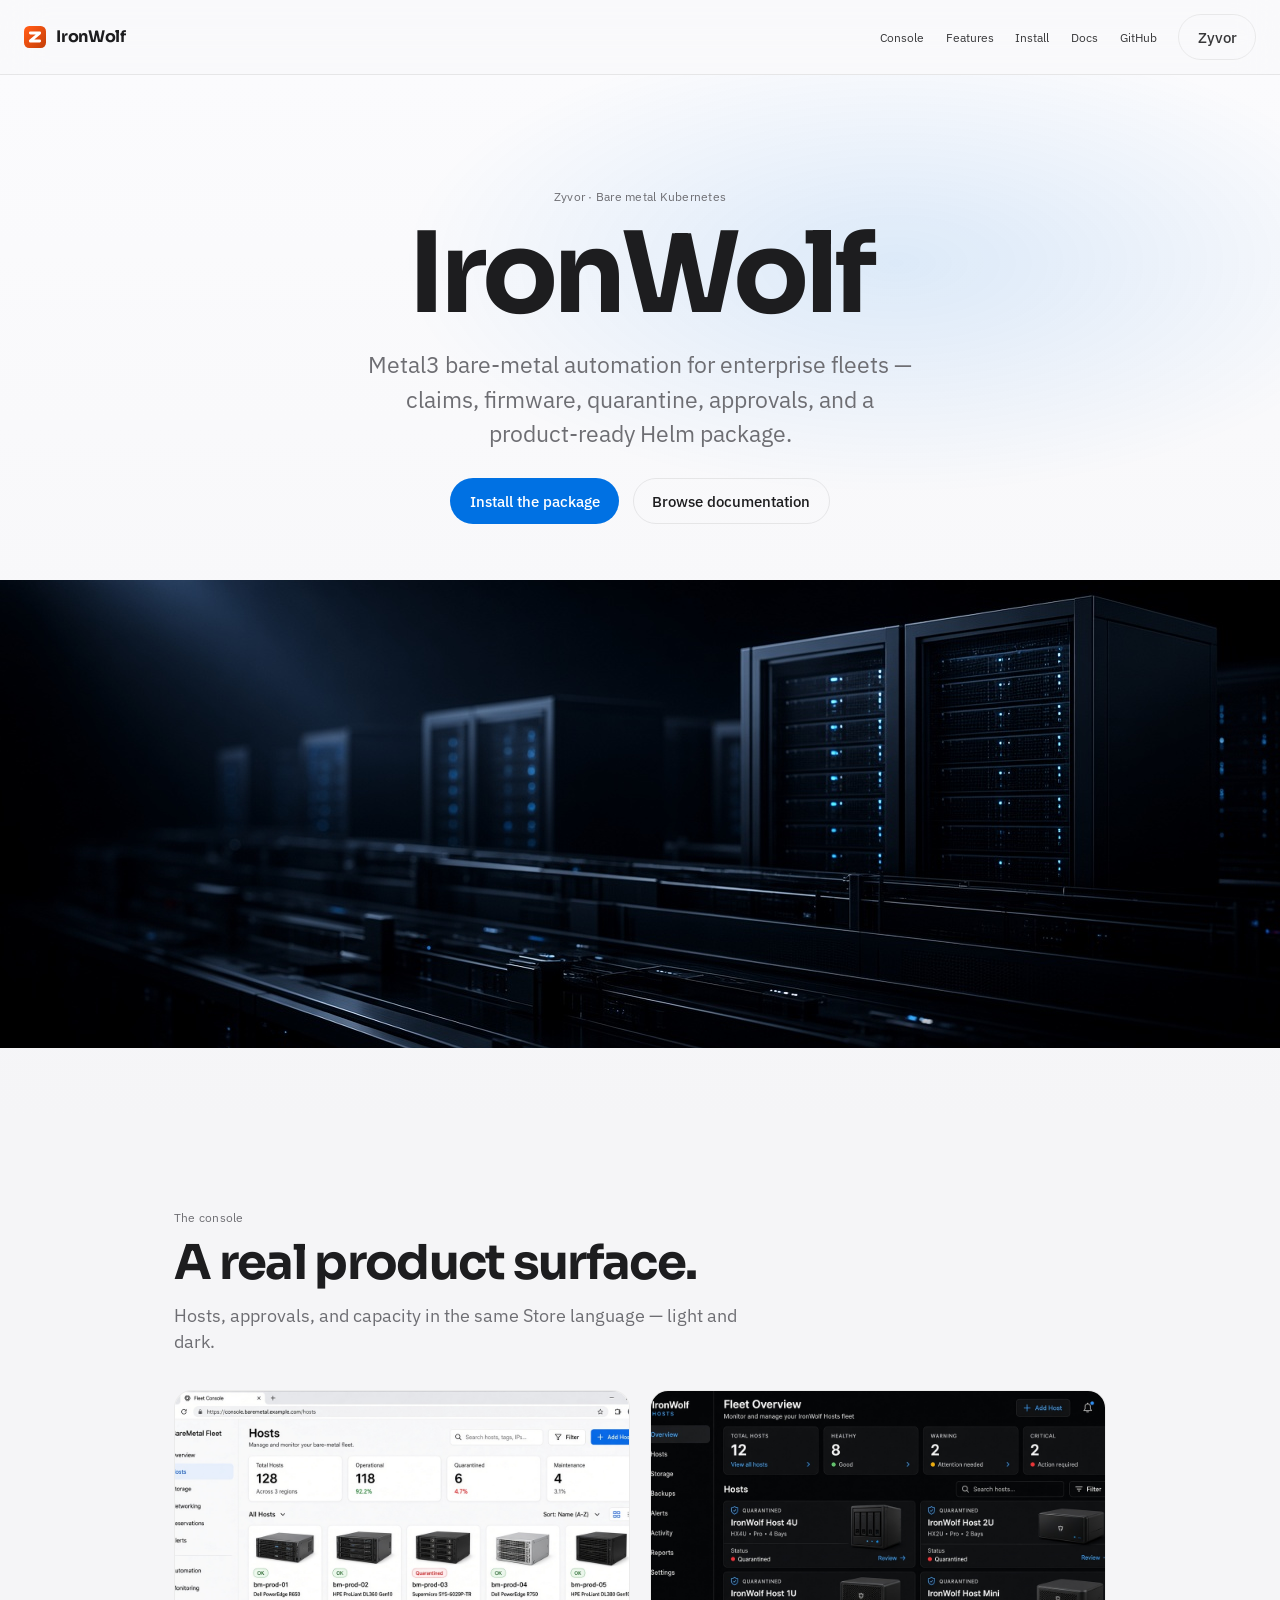
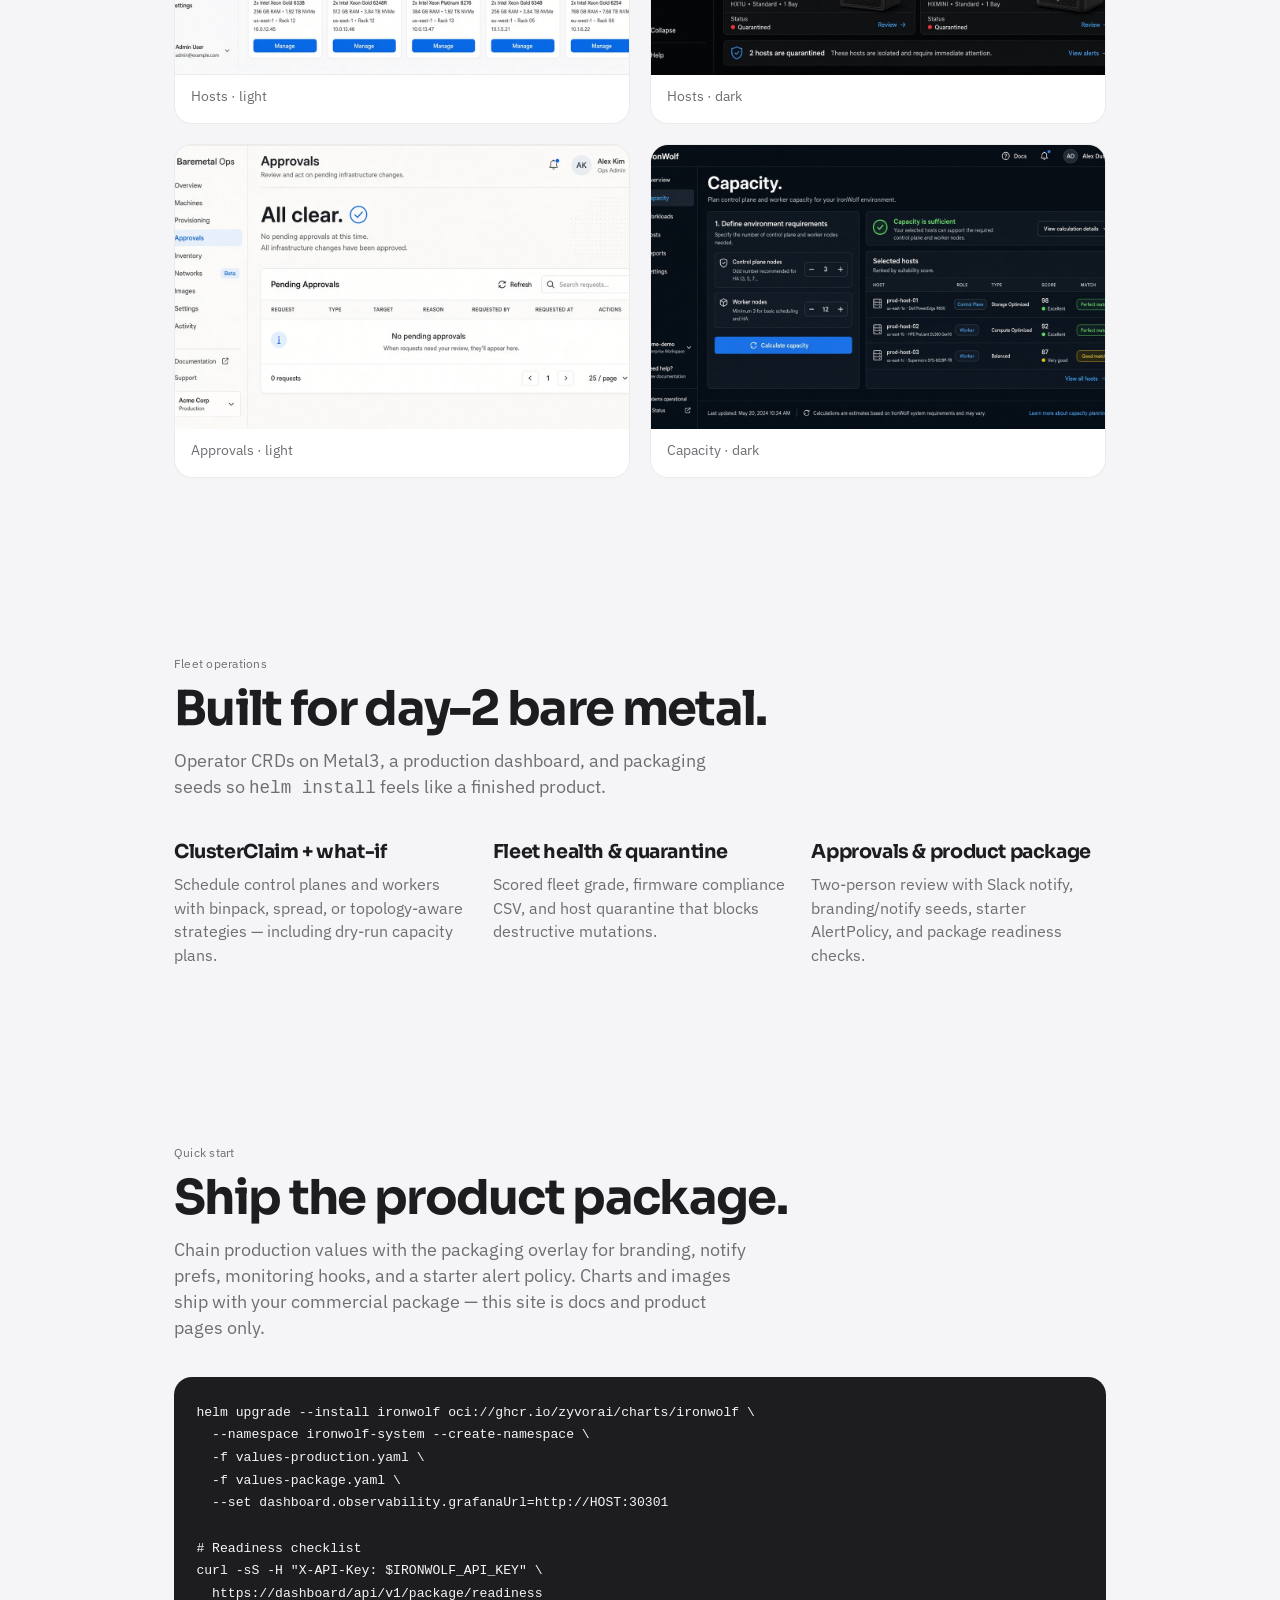
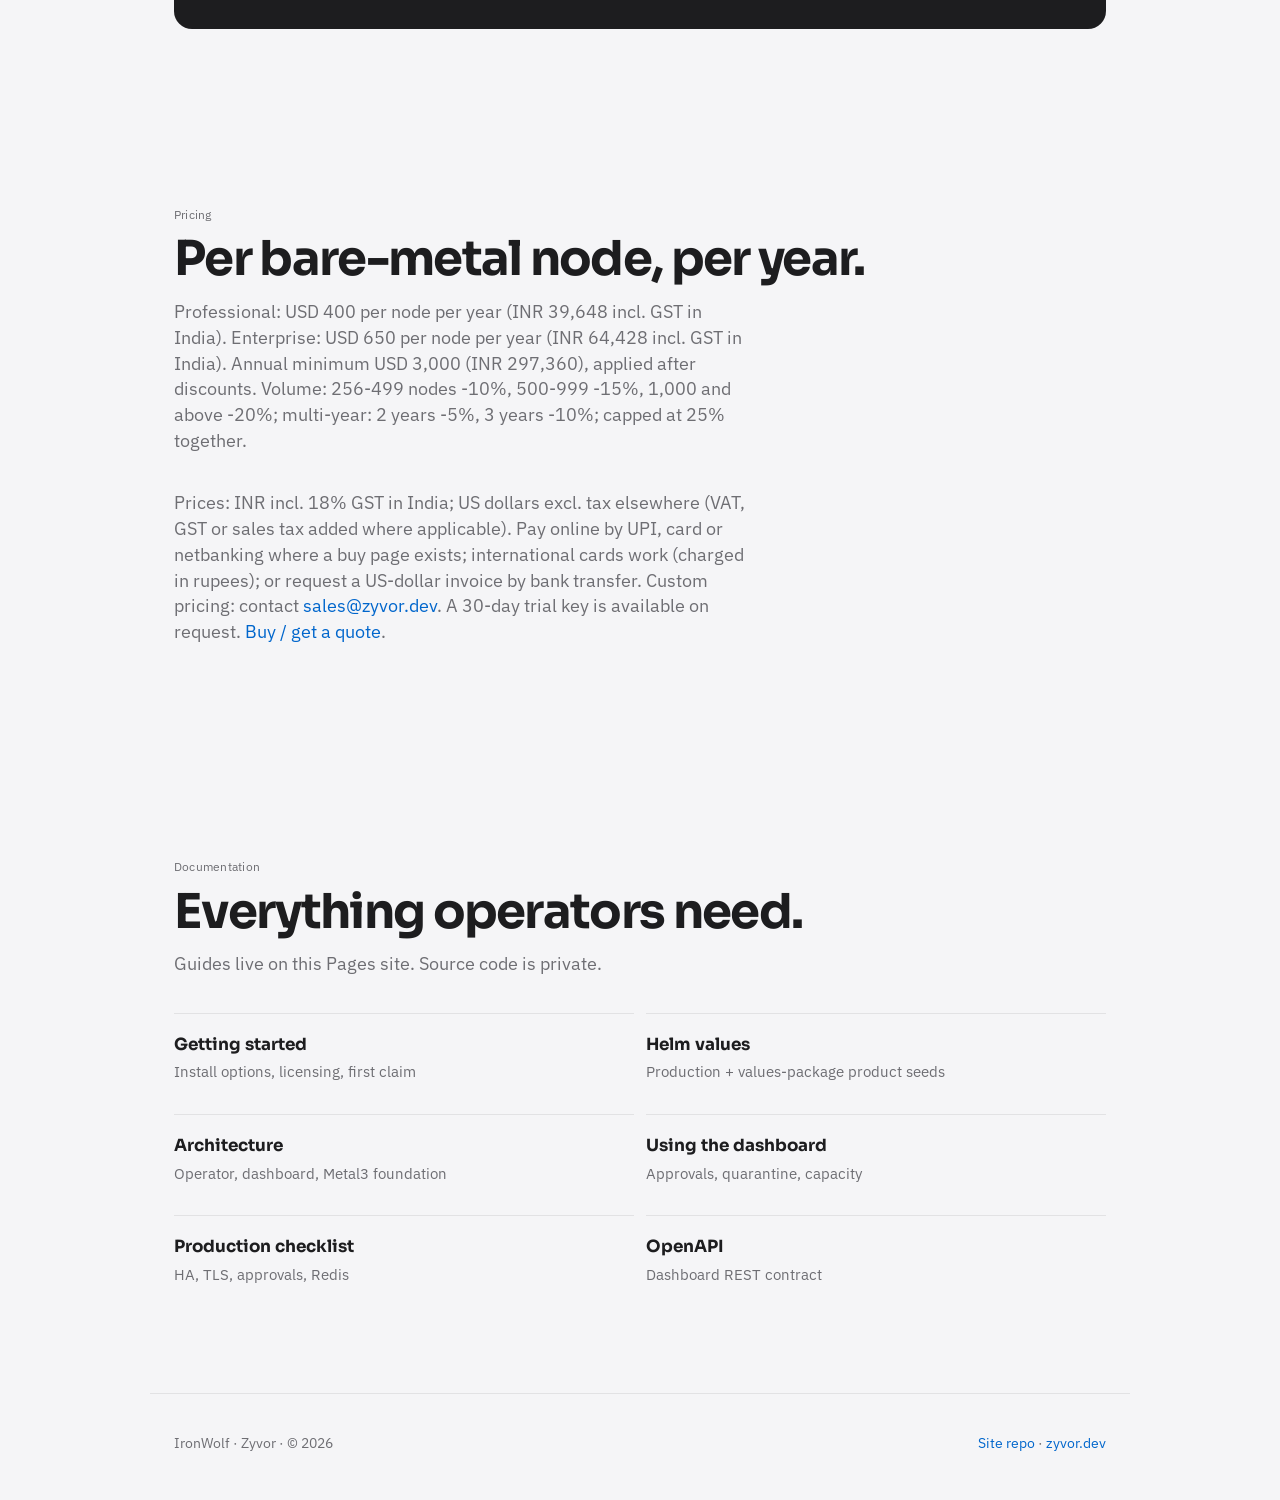
<file: index.html>
<!DOCTYPE html>
<html lang="en">
<head>
  <meta charset="UTF-8" />
  <meta name="viewport" content="width=device-width, initial-scale=1" />
  <title>IronWolf — Metal3 bare-metal automation</title>
  <meta name="description" content="IronWolf extends Metal3 Bare Metal Operator with fleet policies, ClusterClaim scheduling, firmware compliance, approvals, and a production dashboard." />
  <meta name="theme-color" content="#f5f5f7" />
  <link rel="canonical" href="https://zyvorai.github.io/zyvor-ironwolf-site/" />

  <meta property="og:type" content="website" />
  <meta property="og:site_name" content="IronWolf" />
  <meta property="og:title" content="IronWolf — Metal3 bare-metal automation" />
  <meta property="og:description" content="Enterprise fleet automation on Metal3: claims, firmware, quarantine, approvals, and a polished product package." />
  <meta property="og:url" content="https://zyvorai.github.io/zyvor-ironwolf-site/" />
  <meta property="og:image" content="https://zyvorai.github.io/zyvor-ironwolf-site/assets/social/og-image.jpg" />
  <meta property="og:image:width" content="1280" />
  <meta property="og:image:height" content="720" />

  <meta name="twitter:card" content="summary_large_image" />
  <meta name="twitter:title" content="IronWolf — Metal3 bare-metal automation" />
  <meta name="twitter:description" content="Enterprise fleet automation on Metal3 with operator CRDs, Helm product package, and dashboard." />
  <meta name="twitter:image" content="https://zyvorai.github.io/zyvor-ironwolf-site/assets/social/og-image.jpg" />

  <link rel="icon" href="assets/brand/zyvor-mark.svg" type="image/svg+xml" />
  <link rel="preconnect" href="https://fonts.googleapis.com" />
  <link rel="preconnect" href="https://fonts.gstatic.com" crossorigin />
  <link href="https://fonts.googleapis.com/css2?family=IBM+Plex+Mono:wght@400;500&family=IBM+Plex+Sans:wght@400;500;600&family=Sora:wght@600;700&display=swap" rel="stylesheet" />
  <link rel="stylesheet" href="assets/css/site.css" />
</head>
<body>
  <div class="shell">
    <header class="nav">
      <a class="brand" href="./">
        <img src="assets/brand/zyvor-mark.svg" alt="" width="28" height="28" />
        IronWolf
      </a>
      <nav class="nav-links" aria-label="Primary">
        <a href="#console">Console</a>
        <a href="#features">Features</a>
        <a href="#install">Install</a>
        <a href="library.html">Docs</a>
        <a href="https://github.com/zyvorai/zyvor-ironwolf-site">GitHub</a>
        <a class="btn btn-ghost" href="https://zyvor.dev">Zyvor</a>
      </nav>
    </header>

    <main>
      <section class="hero">
        <p class="hero-kicker reveal">Zyvor · Bare metal Kubernetes</p>
        <h1 class="hero-title reveal reveal-delay-1">IronWolf</h1>
        <p class="hero-lede reveal reveal-delay-2">
          Metal3 bare-metal automation for enterprise fleets — claims, firmware,
          quarantine, approvals, and a product-ready Helm package.
        </p>
        <div class="hero-actions reveal reveal-delay-3">
          <a class="btn btn-primary" href="#install">Install the package</a>
          <a class="btn btn-ghost" href="library.html">Browse documentation</a>
        </div>
        <figure class="hero-visual reveal reveal-delay-3">
          <img
            src="assets/hero/ironwolf-hero-dark.jpg"
            width="1280"
            height="720"
            alt="IronWolf — Metal3 bare-metal automation for enterprise fleets"
          />
        </figure>
      </section>

      <section class="section" id="console">
        <p class="section-kicker reveal">The console</p>
        <h2 class="section-title reveal">A real product surface.</h2>
        <p class="section-lede reveal">
          Hosts, approvals, and capacity in the same Store language — light and dark.
        </p>
        <div class="shot-grid">
          <figure class="shot reveal">
            <img src="assets/screens/hosts-desktop-light.jpg" width="1280" height="720" alt="Hosts browse, light" />
            <figcaption>Hosts · light</figcaption>
          </figure>
          <figure class="shot reveal reveal-delay-1">
            <img src="assets/screens/hosts-desktop-dark.jpg" width="1280" height="720" alt="Hosts browse, dark" />
            <figcaption>Hosts · dark</figcaption>
          </figure>
          <figure class="shot reveal">
            <img src="assets/screens/approvals-desktop-light.jpg" width="1280" height="720" alt="Approvals, light" />
            <figcaption>Approvals · light</figcaption>
          </figure>
          <figure class="shot reveal reveal-delay-1">
            <img src="assets/screens/capacity-desktop-dark.jpg" width="1280" height="720" alt="Capacity planner, dark" />
            <figcaption>Capacity · dark</figcaption>
          </figure>
        </div>
      </section>

      <section class="section" id="features">
        <p class="section-kicker reveal">Fleet operations</p>
        <h2 class="section-title reveal">Built for day-2 bare metal.</h2>
        <p class="section-lede reveal">
          Operator CRDs on Metal3, a production dashboard, and packaging seeds so
          <code>helm install</code> feels like a finished product.
        </p>
        <div class="feature-rail">
          <article class="feature reveal">
            <h3>ClusterClaim + what-if</h3>
            <p>Schedule control planes and workers with binpack, spread, or topology-aware strategies — including dry-run capacity plans.</p>
          </article>
          <article class="feature reveal reveal-delay-1">
            <h3>Fleet health &amp; quarantine</h3>
            <p>Scored fleet grade, firmware compliance CSV, and host quarantine that blocks destructive mutations.</p>
          </article>
          <article class="feature reveal reveal-delay-2">
            <h3>Approvals &amp; product package</h3>
            <p>Two-person review with Slack notify, branding/notify seeds, starter AlertPolicy, and package readiness checks.</p>
          </article>
        </div>
      </section>

      <section class="section" id="install">
        <p class="section-kicker reveal">Quick start</p>
        <h2 class="section-title reveal">Ship the product package.</h2>
        <p class="section-lede reveal">
          Chain production values with the packaging overlay for branding, notify prefs, monitoring hooks, and a starter alert policy.
          Charts and images ship with your commercial package — this site is docs and product pages only.
        </p>
        <div class="install reveal">
          <pre><code>helm upgrade --install ironwolf oci://ghcr.io/zyvorai/charts/ironwolf \
  --namespace ironwolf-system --create-namespace \
  -f values-production.yaml \
  -f values-package.yaml \
  --set dashboard.observability.grafanaUrl=http://HOST:30301

# Readiness checklist
curl -sS -H "X-API-Key: $IRONWOLF_API_KEY" \
  https://dashboard/api/v1/package/readiness</code></pre>
        </div>
      </section>

      <section class="section" id="pricing">
        <p class="section-kicker reveal">Pricing</p>
        <h2 class="section-title reveal">Per bare-metal node, per year.</h2>
        <p class="section-lede reveal">
          Professional: USD 400 per node per year (INR 39,648 incl. GST in India). Enterprise: USD 650 per node per year (INR 64,428 incl. GST in India).
          Annual minimum USD 3,000 (INR 297,360), applied after discounts. Volume: 256-499 nodes -10%, 500-999 -15%, 1,000 and above -20%; multi-year: 2 years -5%, 3 years -10%; capped at 25% together.
        </p>
        <p class="section-lede reveal">
          Prices: INR incl. 18% GST in India; US dollars excl. tax elsewhere (VAT, GST or sales tax added where applicable). Pay online by UPI, card or netbanking where a buy page exists; international cards work (charged in rupees); or request a US-dollar invoice by bank transfer. Custom pricing: contact <a href="mailto:sales@zyvor.dev">sales@zyvor.dev</a>.
          A 30-day trial key is available on request. <a href="https://zyvor.dev/buy">Buy / get a quote</a>.
        </p>
      </section>

      <section class="section" id="docs">
        <p class="section-kicker reveal">Documentation</p>
        <h2 class="section-title reveal">Everything operators need.</h2>
        <p class="section-lede reveal">Guides live on this Pages site. Source code is private.</p>
        <div class="doc-grid">
          <a class="doc-link reveal" href="docs/getting-started.md">
            <strong>Getting started</strong>
            <span>Install options, licensing, first claim</span>
          </a>
          <a class="doc-link reveal reveal-delay-1" href="docs/helm-values.md">
            <strong>Helm values</strong>
            <span>Production + values-package product seeds</span>
          </a>
          <a class="doc-link reveal" href="docs/architecture.md">
            <strong>Architecture</strong>
            <span>Operator, dashboard, Metal3 foundation</span>
          </a>
          <a class="doc-link reveal reveal-delay-1" href="docs/customer/using-the-dashboard.md">
            <strong>Using the dashboard</strong>
            <span>Approvals, quarantine, capacity</span>
          </a>
          <a class="doc-link reveal" href="docs/production-checklist.md">
            <strong>Production checklist</strong>
            <span>HA, TLS, approvals, Redis</span>
          </a>
          <a class="doc-link reveal reveal-delay-1" href="docs/openapi/ironwolf-dashboard-api.yaml">
            <strong>OpenAPI</strong>
            <span>Dashboard REST contract</span>
          </a>
        </div>
      </section>
    </main>

    <footer class="footer">
      <div>IronWolf · Zyvor · © 2026</div>
      <div>
        <a href="https://github.com/zyvorai/zyvor-ironwolf-site">Site repo</a>
        ·
        <a href="https://zyvor.dev">zyvor.dev</a>
      </div>
    </footer>
  </div>
  <script src="assets/js/site.js" defer></script>
</body>
</html>
</file>
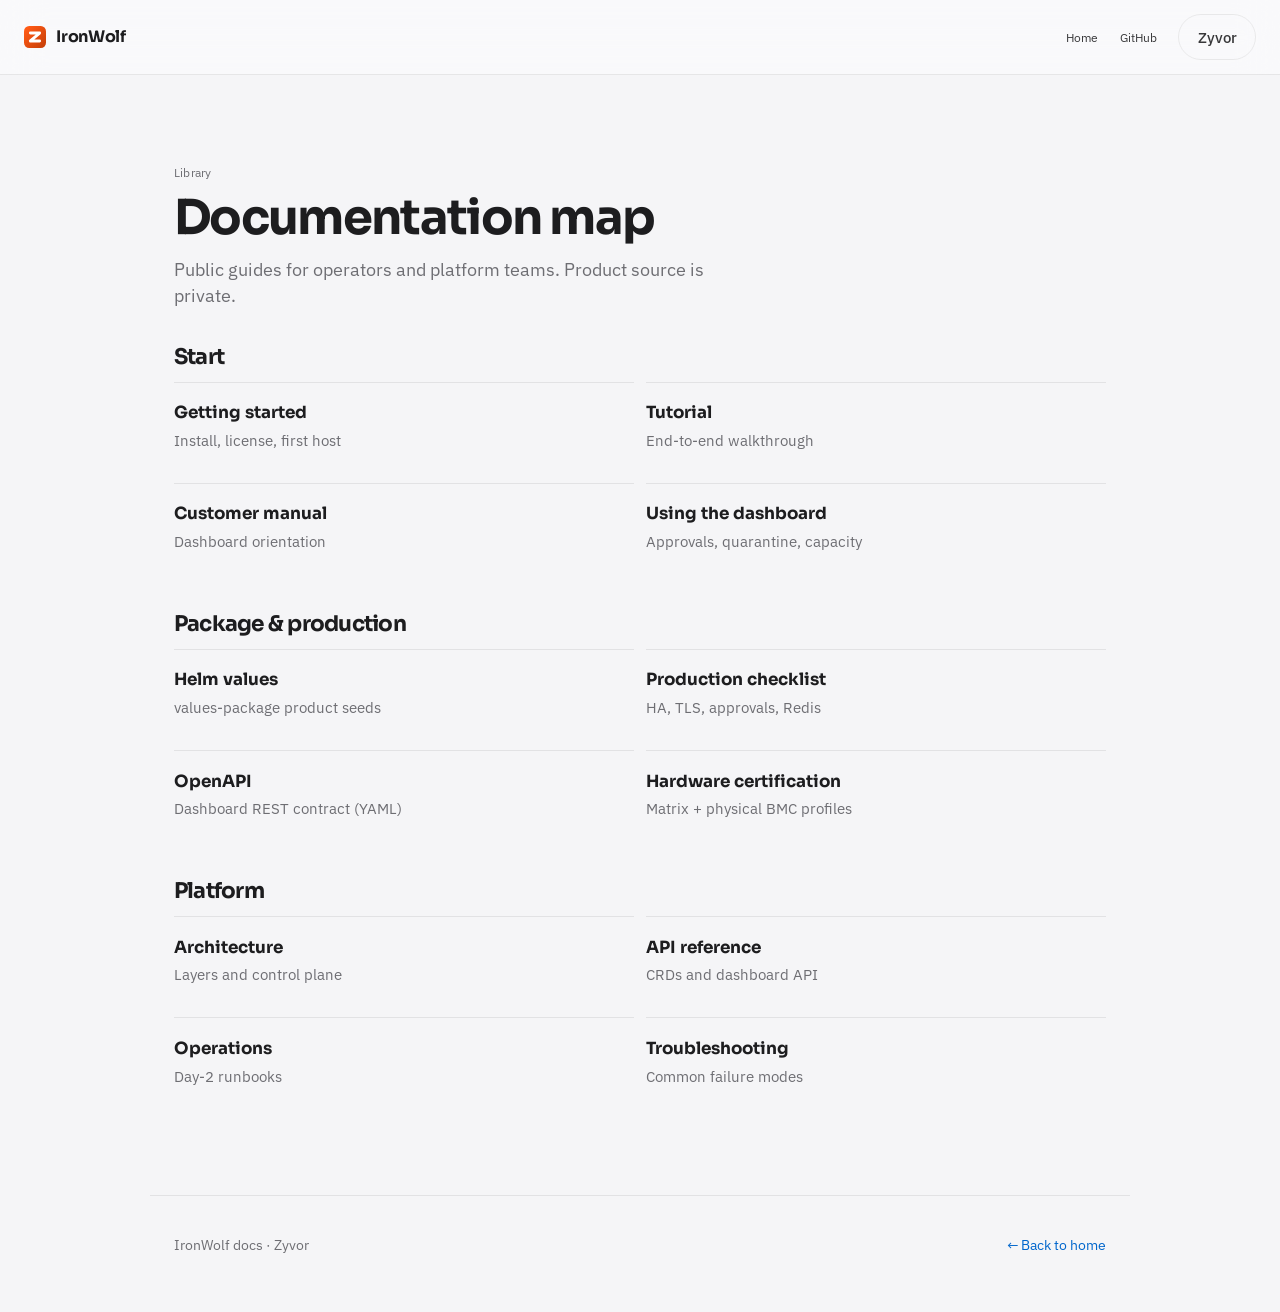
<file: library.html>
<!DOCTYPE html>
<html lang="en">
<head>
  <meta charset="UTF-8" />
  <meta name="viewport" content="width=device-width, initial-scale=1" />
  <title>IronWolf Docs Library</title>
  <meta name="description" content="Documentation library for IronWolf — getting started, Helm packaging, operations, customer portal, and API." />
  <link rel="canonical" href="https://zyvorai.github.io/zyvor-ironwolf-site/library.html" />
  <meta property="og:title" content="IronWolf Docs Library" />
  <meta property="og:description" content="Guides for operators, platform teams, and customers." />
  <meta property="og:image" content="https://zyvorai.github.io/zyvor-ironwolf-site/assets/social/og-image.jpg" />
  <meta name="twitter:card" content="summary_large_image" />
  <meta name="twitter:image" content="https://zyvorai.github.io/zyvor-ironwolf-site/assets/social/og-image.jpg" />
  <link rel="icon" href="assets/brand/zyvor-mark.svg" type="image/svg+xml" />
  <link rel="preconnect" href="https://fonts.googleapis.com" />
  <link rel="preconnect" href="https://fonts.gstatic.com" crossorigin />
  <link href="https://fonts.googleapis.com/css2?family=IBM+Plex+Sans:wght@400;500;600&family=Sora:wght@600;700&display=swap" rel="stylesheet" />
  <link rel="stylesheet" href="assets/css/site.css" />
</head>
<body>
  <div class="shell">
    <header class="nav">
      <a class="brand" href="./">
        <img src="assets/brand/zyvor-mark.svg" alt="" width="28" height="28" />
        IronWolf
      </a>
      <nav class="nav-links" aria-label="Primary">
        <a href="./">Home</a>
        <a href="https://github.com/zyvorai/zyvor-ironwolf-site">GitHub</a>
        <a class="btn btn-ghost" href="https://zyvor.dev">Zyvor</a>
      </nav>
    </header>

    <main class="section">
      <p class="section-kicker reveal">Library</p>
      <h1 class="section-title reveal">Documentation map</h1>
      <p class="section-lede reveal">Public guides for operators and platform teams. Product source is private.</p>

      <h2 class="section-title reveal" style="font-size:1.35rem;margin-top:2rem">Start</h2>
      <div class="doc-grid">
        <a class="doc-link reveal" href="docs/getting-started.md"><strong>Getting started</strong><span>Install, license, first host</span></a>
        <a class="doc-link reveal" href="docs/tutorial.md"><strong>Tutorial</strong><span>End-to-end walkthrough</span></a>
        <a class="doc-link reveal" href="docs/customer/README.md"><strong>Customer manual</strong><span>Dashboard orientation</span></a>
        <a class="doc-link reveal" href="docs/customer/using-the-dashboard.md"><strong>Using the dashboard</strong><span>Approvals, quarantine, capacity</span></a>
      </div>

      <h2 class="section-title reveal" style="font-size:1.35rem;margin-top:2.5rem">Package &amp; production</h2>
      <div class="doc-grid">
        <a class="doc-link reveal" href="docs/helm-values.md"><strong>Helm values</strong><span>values-package product seeds</span></a>
        <a class="doc-link reveal" href="docs/production-checklist.md"><strong>Production checklist</strong><span>HA, TLS, approvals, Redis</span></a>
        <a class="doc-link reveal" href="docs/openapi/ironwolf-dashboard-api.yaml"><strong>OpenAPI</strong><span>Dashboard REST contract (YAML)</span></a>
        <a class="doc-link reveal" href="docs/guides/hardware-certification.md"><strong>Hardware certification</strong><span>Matrix + physical BMC profiles</span></a>
      </div>

      <h2 class="section-title reveal" style="font-size:1.35rem;margin-top:2.5rem">Platform</h2>
      <div class="doc-grid">
        <a class="doc-link reveal" href="docs/architecture.md"><strong>Architecture</strong><span>Layers and control plane</span></a>
        <a class="doc-link reveal" href="docs/api-reference.md"><strong>API reference</strong><span>CRDs and dashboard API</span></a>
        <a class="doc-link reveal" href="docs/operations-guide.md"><strong>Operations</strong><span>Day-2 runbooks</span></a>
        <a class="doc-link reveal" href="docs/troubleshooting.md"><strong>Troubleshooting</strong><span>Common failure modes</span></a>
      </div>
    </main>

    <footer class="footer">
      <div>IronWolf docs · Zyvor</div>
      <a href="./">← Back to home</a>
    </footer>
  </div>
  <script src="assets/js/site.js" defer></script>
</body>
</html>
</file>
<file: assets/css/site.css>
/* IronWolf GitHub Pages — apple.com-inspired paper/ink store system */
:root {
  --ink: #1d1d1f;
  --paper: #f5f5f7;
  --white: #ffffff;
  --muted: #6e6e73;
  --line: rgba(0, 0, 0, 0.08);
  --link: #0066cc;
  --action: #0071e3;
  --font-display: "Sora", "SF Pro Display", "Helvetica Neue", sans-serif;
  --font-body: "IBM Plex Sans", "SF Pro Text", "Helvetica Neue", sans-serif;
  --font-mono: "IBM Plex Mono", ui-monospace, monospace;
  --max: 980px;
  --ease: cubic-bezier(0.22, 1, 0.36, 1);
}

*,
*::before,
*::after {
  box-sizing: border-box;
}

html {
  scroll-behavior: smooth;
}

body {
  margin: 0;
  min-height: 100vh;
  color: var(--ink);
  font-family: var(--font-body);
  background: var(--paper);
  line-height: 1.47;
  -webkit-font-smoothing: antialiased;
}

a {
  color: var(--link);
  text-decoration: none;
}

a:hover {
  text-decoration: underline;
}

img {
  max-width: 100%;
  display: block;
}

.shell {
  position: relative;
}

.nav {
  position: sticky;
  top: 0;
  z-index: 20;
  display: flex;
  align-items: center;
  justify-content: space-between;
  gap: 1rem;
  max-width: none;
  margin: 0;
  padding: 0.85rem 1.5rem;
  background: rgba(251, 251, 253, 0.72);
  backdrop-filter: saturate(180%) blur(20px);
  border-bottom: 1px solid var(--line);
}

.brand {
  display: inline-flex;
  align-items: center;
  gap: 0.65rem;
  color: var(--ink);
  font-family: var(--font-display);
  font-weight: 700;
  letter-spacing: -0.02em;
  text-decoration: none;
}

.brand:hover {
  text-decoration: none;
}

.brand img {
  width: 22px;
  height: 22px;
}

.nav-links {
  display: flex;
  flex-wrap: wrap;
  gap: 0.85rem 1.35rem;
  align-items: center;
  font-size: 0.78rem;
  color: var(--ink);
}

.nav-links a {
  color: inherit;
  opacity: 0.88;
  text-decoration: none;
}

.nav-links a:hover {
  opacity: 1;
  text-decoration: none;
}

.btn {
  display: inline-flex;
  align-items: center;
  justify-content: center;
  gap: 0.4rem;
  padding: 0.7rem 1.15rem;
  border-radius: 980px;
  border: 1px solid transparent;
  font-family: var(--font-body);
  font-weight: 500;
  font-size: 0.95rem;
  text-decoration: none !important;
  transition: transform 0.25s var(--ease), background 0.25s var(--ease), opacity 0.25s var(--ease);
}

.btn:hover {
  transform: scale(1.02);
}

.btn-primary {
  background: var(--action);
  color: #fff;
}

.btn-ghost {
  border-color: var(--line);
  color: var(--ink);
  background: transparent;
}

.hero {
  max-width: none;
  margin: 0;
  padding: 0;
  min-height: min(92vh, 860px);
  display: grid;
  align-content: end;
  gap: 0;
  background:
    radial-gradient(900px 420px at 70% 18%, rgba(0, 113, 227, 0.12), transparent 55%),
    linear-gradient(180deg, #fbfbfd 0%, var(--paper) 100%);
  text-align: center;
  padding: 7rem 1.5rem 4.5rem;
}

.hero-kicker {
  margin: 0 0 0.75rem;
  font-family: var(--font-body);
  font-size: 0.78rem;
  letter-spacing: 0.02em;
  color: var(--muted);
}

.hero-title {
  margin: 0 auto;
  max-width: 10ch;
  font-family: var(--font-display);
  font-size: clamp(3.6rem, 10vw, 7rem);
  line-height: 1.02;
  letter-spacing: -0.045em;
  font-weight: 700;
  color: var(--ink);
}

.hero-lede {
  margin: 1rem auto 0;
  max-width: 34rem;
  font-size: clamp(1.15rem, 2.2vw, 1.45rem);
  color: var(--muted);
  font-weight: 400;
}

.hero-actions {
  display: flex;
  flex-wrap: wrap;
  gap: 0.85rem;
  justify-content: center;
  margin-top: 1.75rem;
}

/* Full-bleed social plane — not an inset card */
.hero-visual {
  margin: 3.5rem 0 0;
  width: 100vw;
  margin-left: calc(50% - 50vw);
  border: 0;
  border-radius: 0;
  box-shadow: none;
  overflow: hidden;
}

.hero-visual img {
  width: 100%;
  height: auto;
  max-height: 52vh;
  object-fit: cover;
  object-position: center;
}

.section {
  max-width: var(--max);
  margin: 0 auto;
  padding: 5.5rem 1.5rem;
}

.section-kicker {
  margin: 0 0 0.65rem;
  font-size: 0.78rem;
  letter-spacing: 0.02em;
  color: var(--muted);
}

.section-title {
  margin: 0 0 0.85rem;
  font-family: var(--font-display);
  font-size: clamp(2rem, 5vw, 3rem);
  letter-spacing: -0.035em;
  line-height: 1.08;
  color: var(--ink);
}

.section-lede {
  margin: 0 0 2.25rem;
  max-width: 36rem;
  color: var(--muted);
  font-size: 1.1rem;
}

.shot-grid {
  display: grid;
  gap: 1.25rem;
}

@media (min-width: 800px) {
  .shot-grid {
    grid-template-columns: repeat(2, 1fr);
  }
}

.shot {
  margin: 0;
  border-radius: 18px;
  overflow: hidden;
  border: 1px solid var(--line);
  background: var(--white);
}

.shot img {
  width: 100%;
  height: auto;
  aspect-ratio: 16 / 10;
  object-fit: cover;
}

.shot figcaption {
  padding: 0.75rem 1rem 1rem;
  font-size: 0.85rem;
  color: var(--muted);
}

.feature-rail {
  display: grid;
  gap: 2.5rem 1.5rem;
}

@media (min-width: 800px) {
  .feature-rail {
    grid-template-columns: repeat(3, 1fr);
  }
}

.feature {
  padding: 0;
  border: 0;
  background: transparent;
}

.feature h3 {
  margin: 0 0 0.45rem;
  font-family: var(--font-display);
  font-size: 1.2rem;
  letter-spacing: -0.02em;
}

.feature p {
  margin: 0;
  color: var(--muted);
  font-size: 1rem;
}

.doc-grid {
  display: grid;
  gap: 0.75rem;
}

@media (min-width: 720px) {
  .doc-grid {
    grid-template-columns: repeat(2, 1fr);
  }
}

.doc-link {
  display: block;
  padding: 1.15rem 0;
  border: 0;
  border-top: 1px solid var(--line);
  border-radius: 0;
  background: transparent;
  color: var(--ink);
  transition: color 0.2s var(--ease);
}

.doc-link:hover {
  color: var(--action);
  text-decoration: none;
  transform: none;
  background: transparent;
  border-color: var(--line);
}

.doc-link strong {
  display: block;
  font-family: var(--font-display);
  margin-bottom: 0.2rem;
  font-size: 1.05rem;
}

.doc-link span {
  color: var(--muted);
  font-size: 0.92rem;
}

.install {
  border: 0;
  border-radius: 18px;
  overflow: hidden;
  background: var(--ink);
}

.install pre {
  margin: 0;
  padding: 1.5rem 1.4rem;
  overflow-x: auto;
  font-family: var(--font-mono);
  font-size: 0.82rem;
  line-height: 1.65;
  color: #f5f5f7;
}

.footer {
  max-width: var(--max);
  margin: 0 auto;
  padding: 2.5rem 1.5rem 3.5rem;
  border-top: 1px solid var(--line);
  color: var(--muted);
  font-size: 0.85rem;
  display: flex;
  flex-wrap: wrap;
  gap: 1rem;
  justify-content: space-between;
}

.reveal {
  opacity: 0;
  transform: translateY(16px);
  transition: opacity 0.75s var(--ease), transform 0.75s var(--ease);
}

.reveal.is-in {
  opacity: 1;
  transform: none;
}

.reveal-delay-1 { transition-delay: 0.08s; }
.reveal-delay-2 { transition-delay: 0.16s; }
.reveal-delay-3 { transition-delay: 0.24s; }

@media (prefers-reduced-motion: reduce) {
  .reveal,
  .btn {
    transition: none;
  }
  .reveal {
    opacity: 1;
    transform: none;
  }
}
</file>
